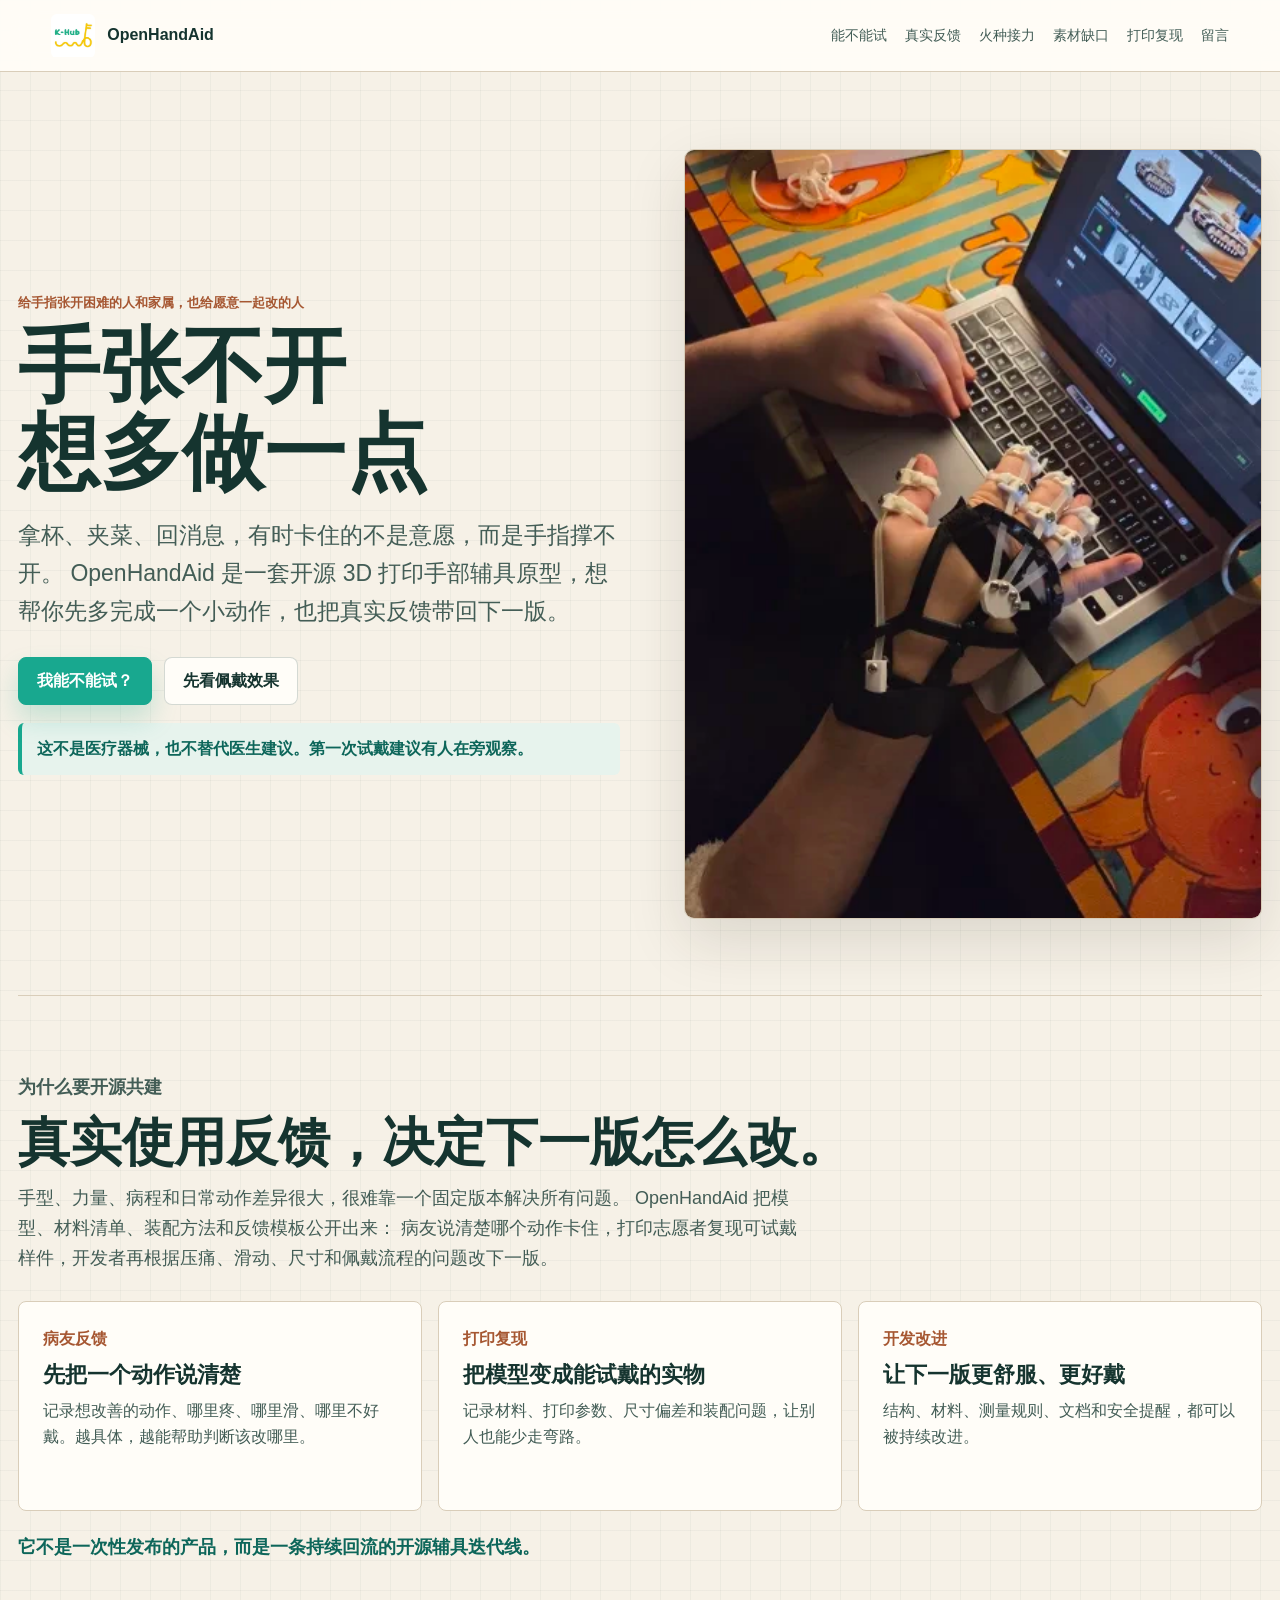
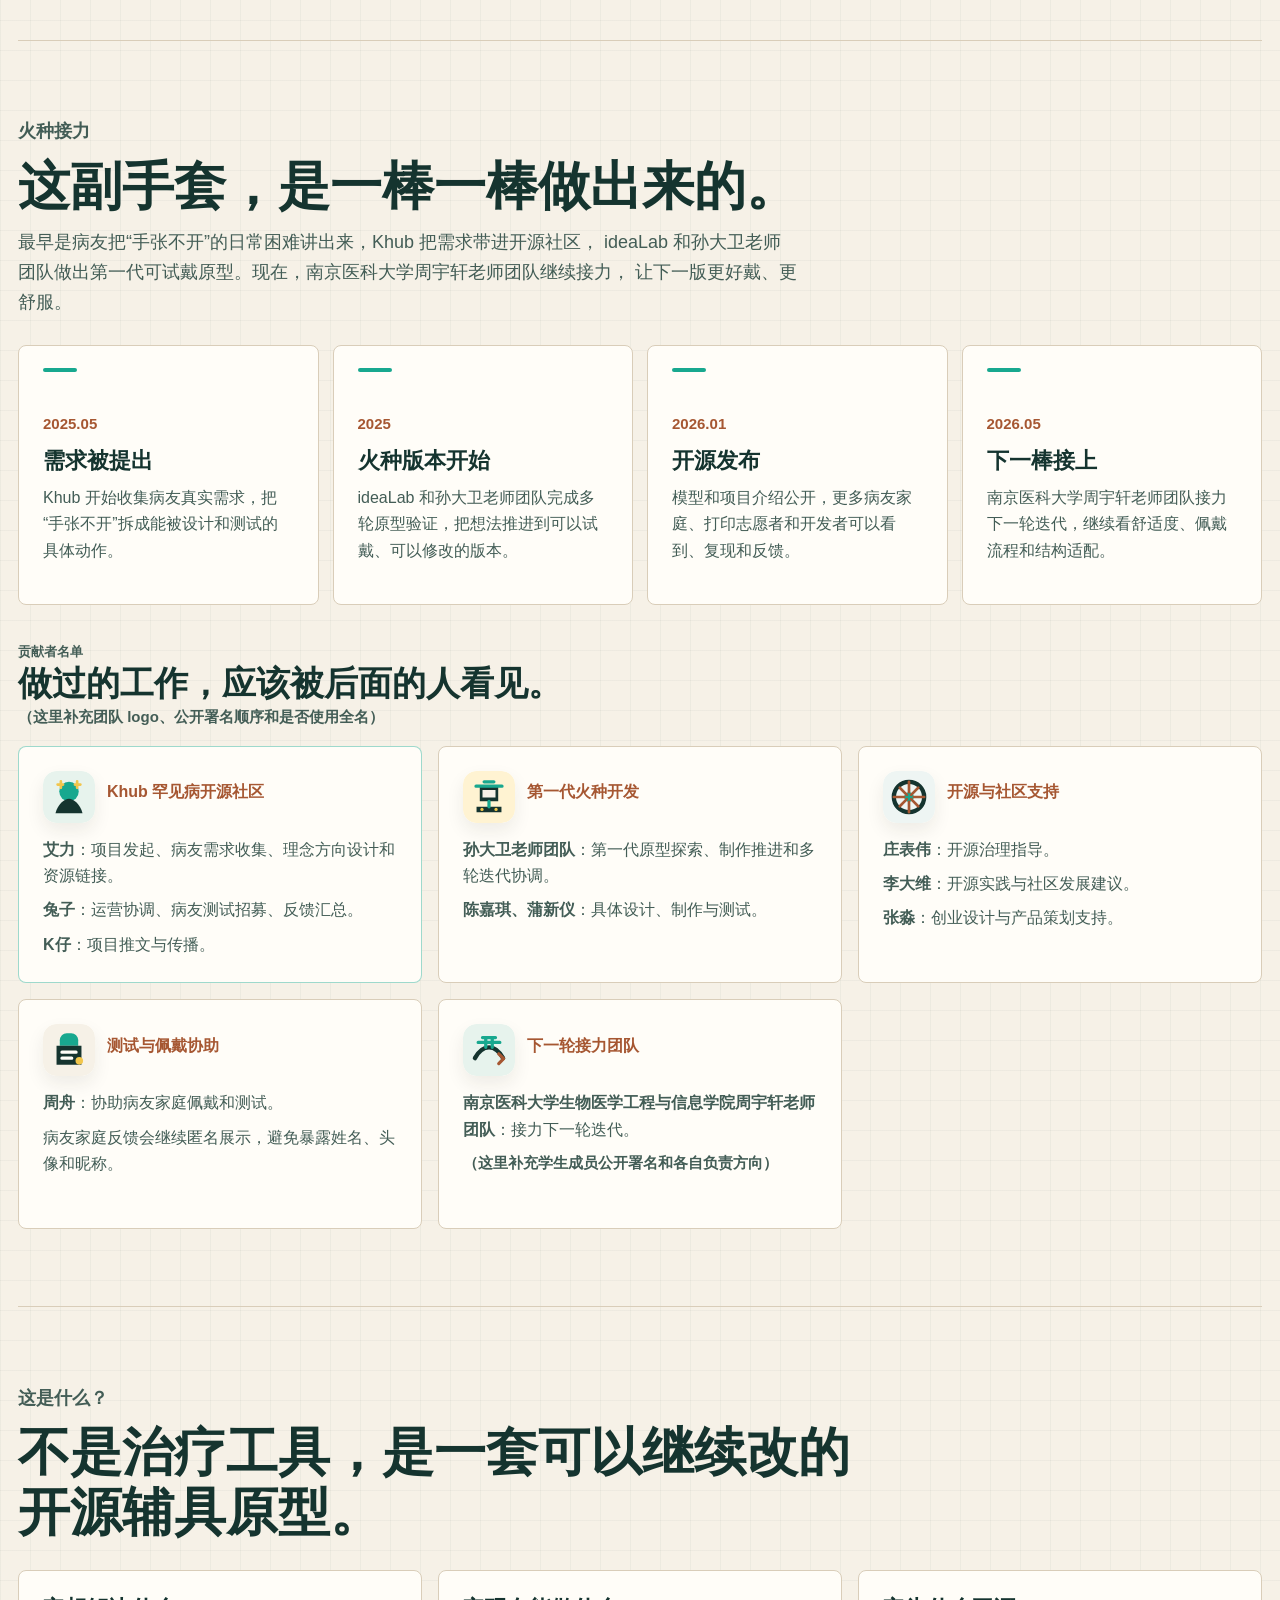
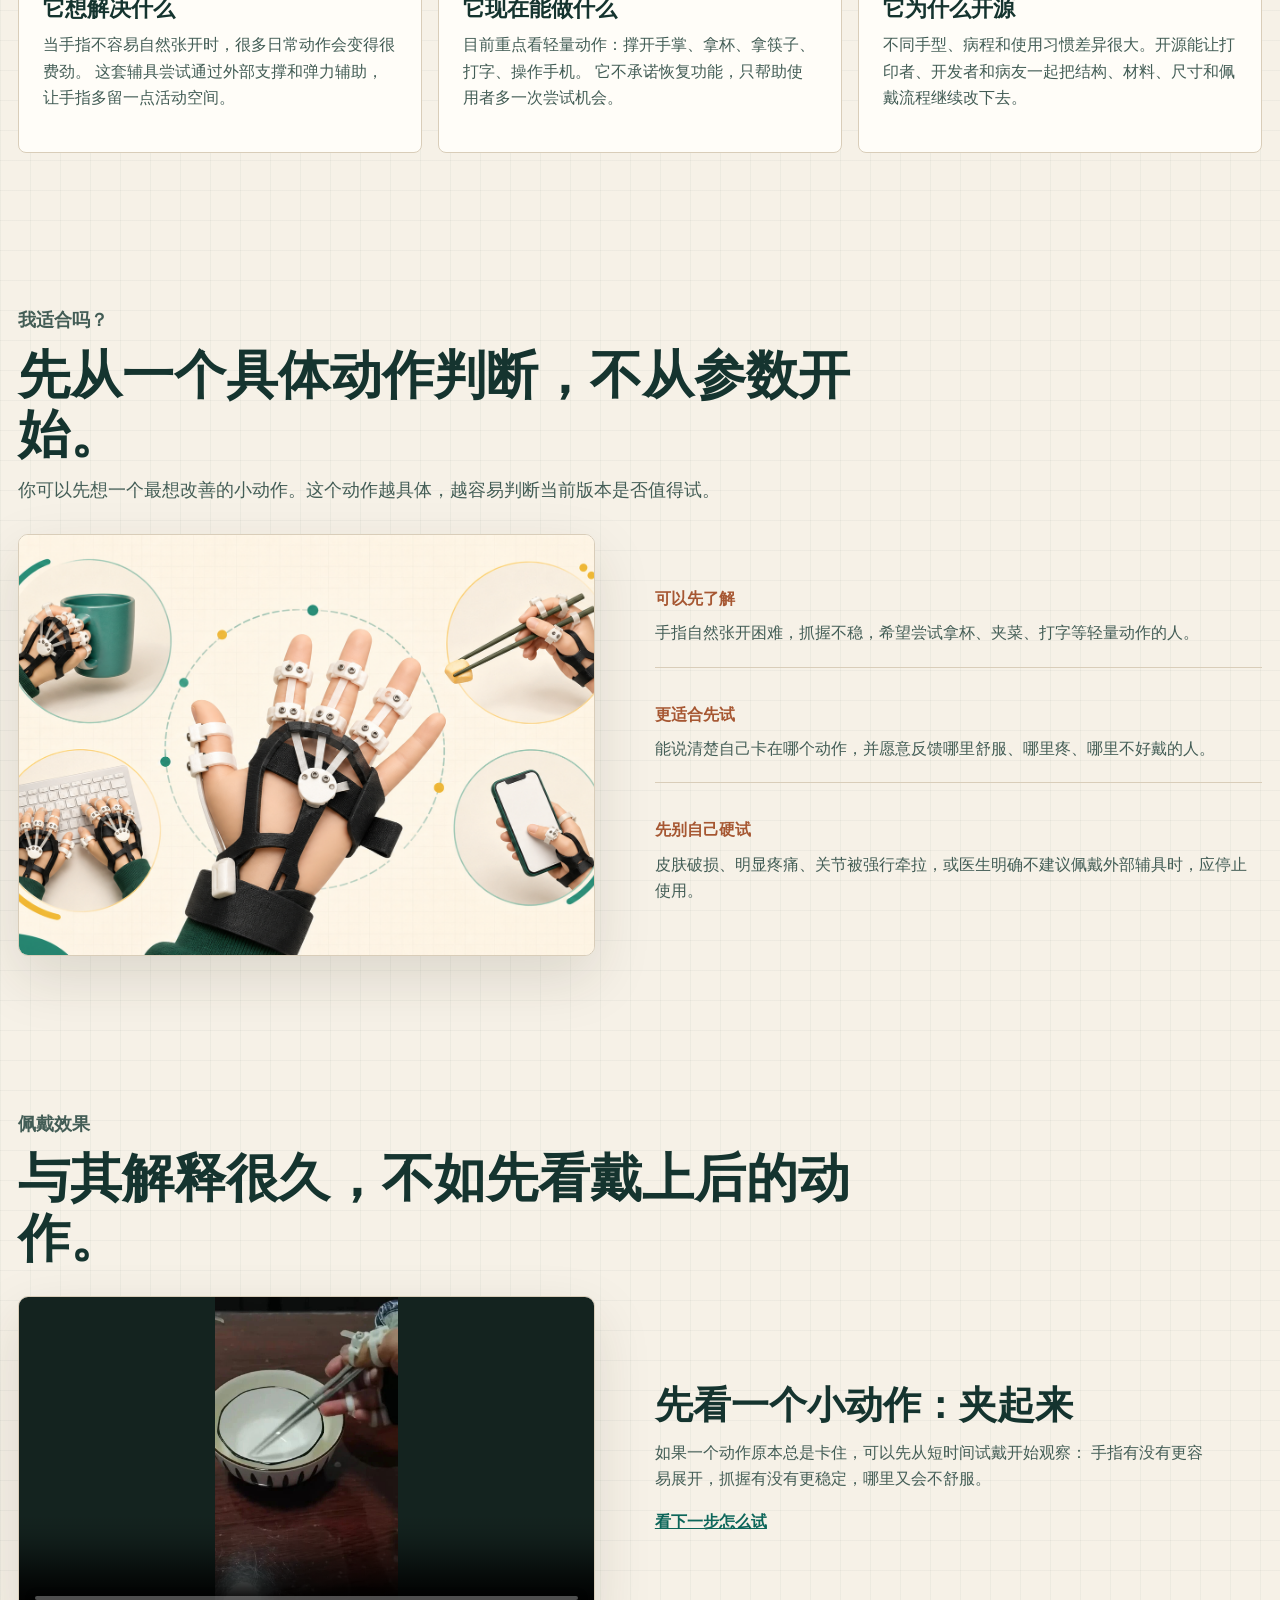
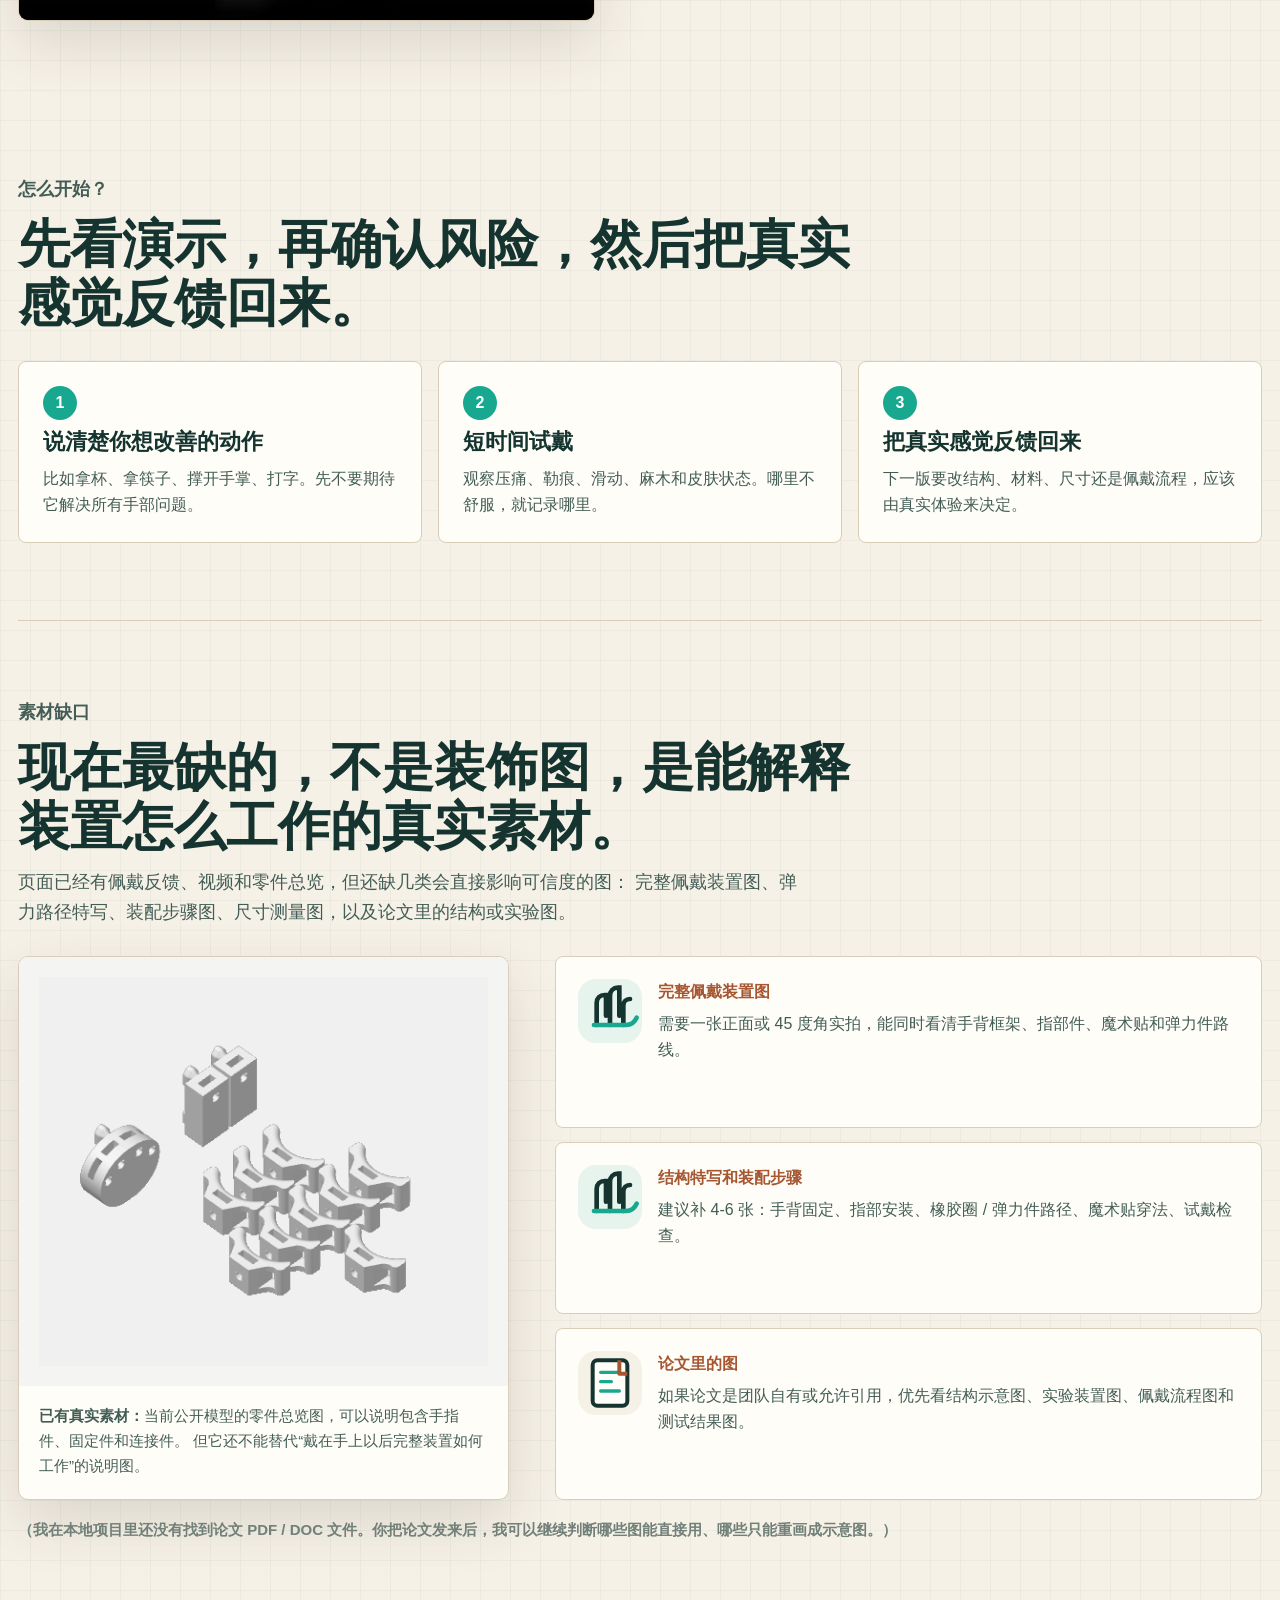
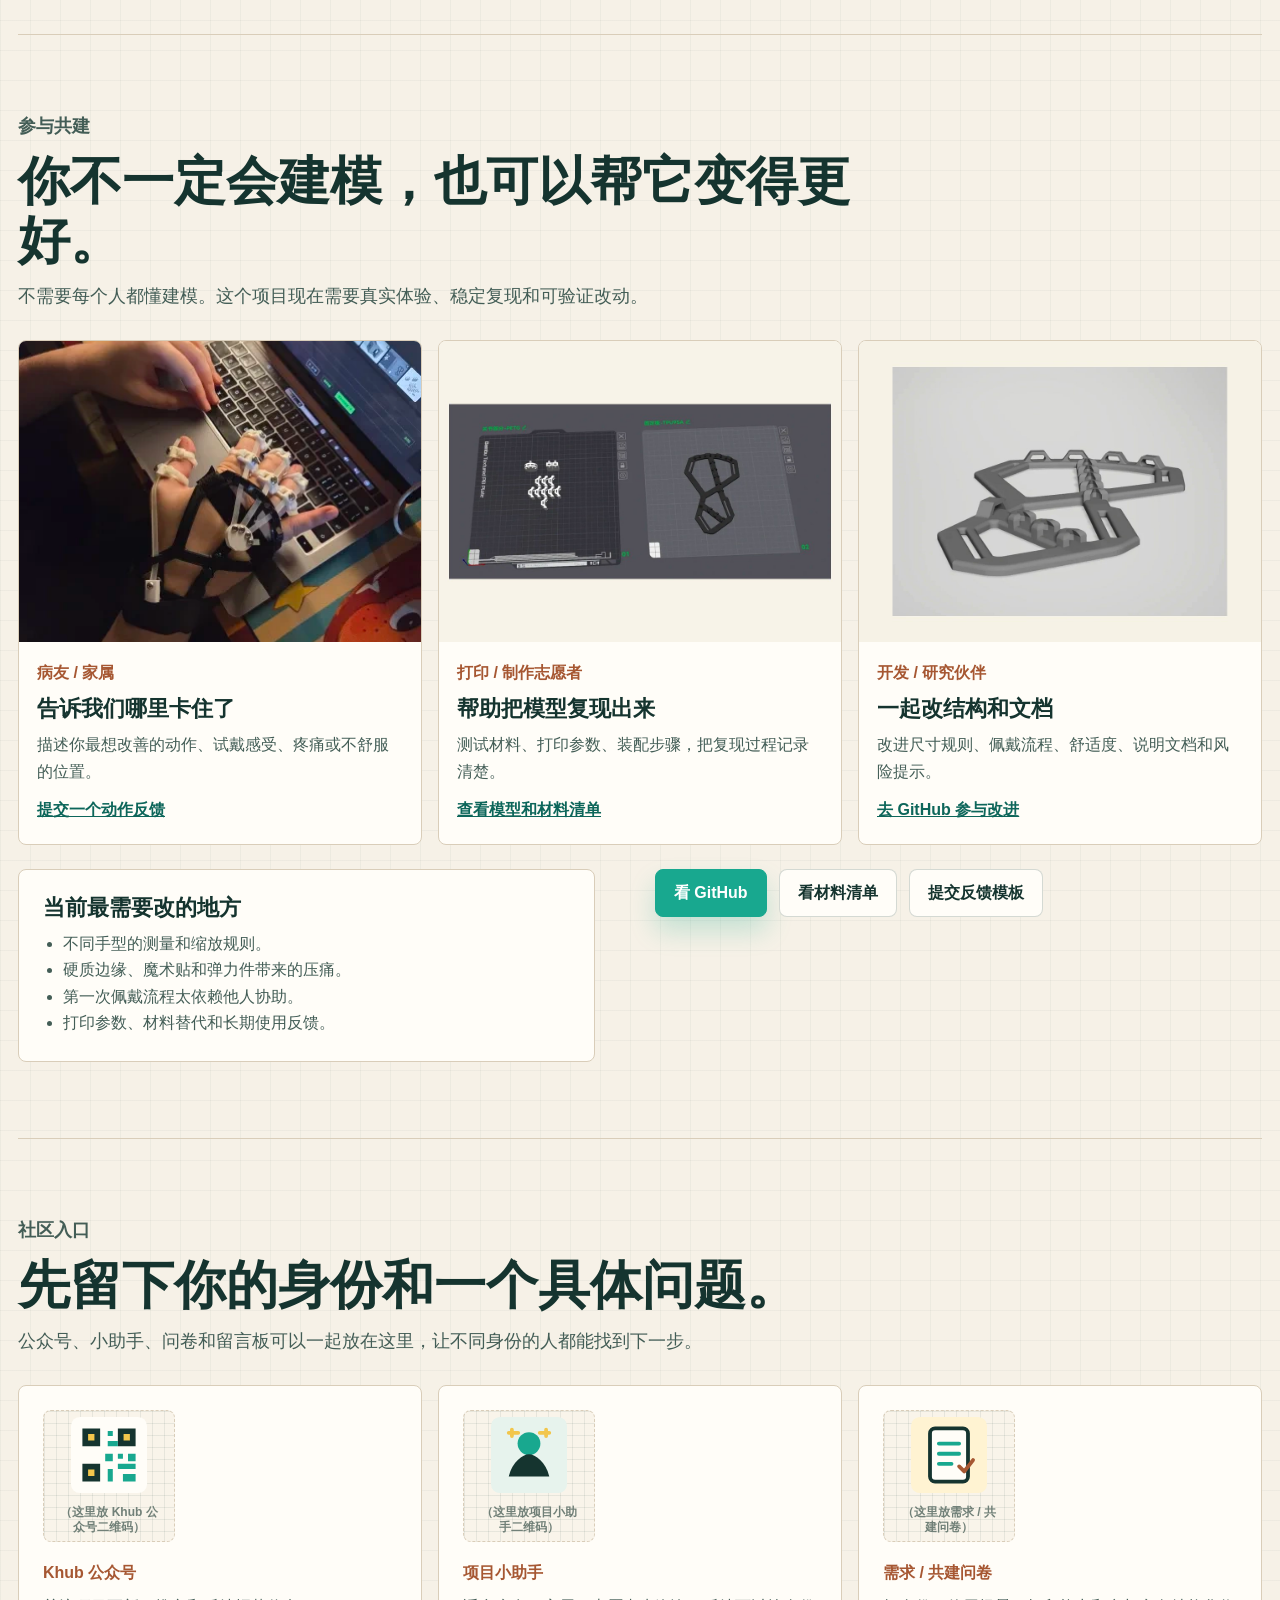
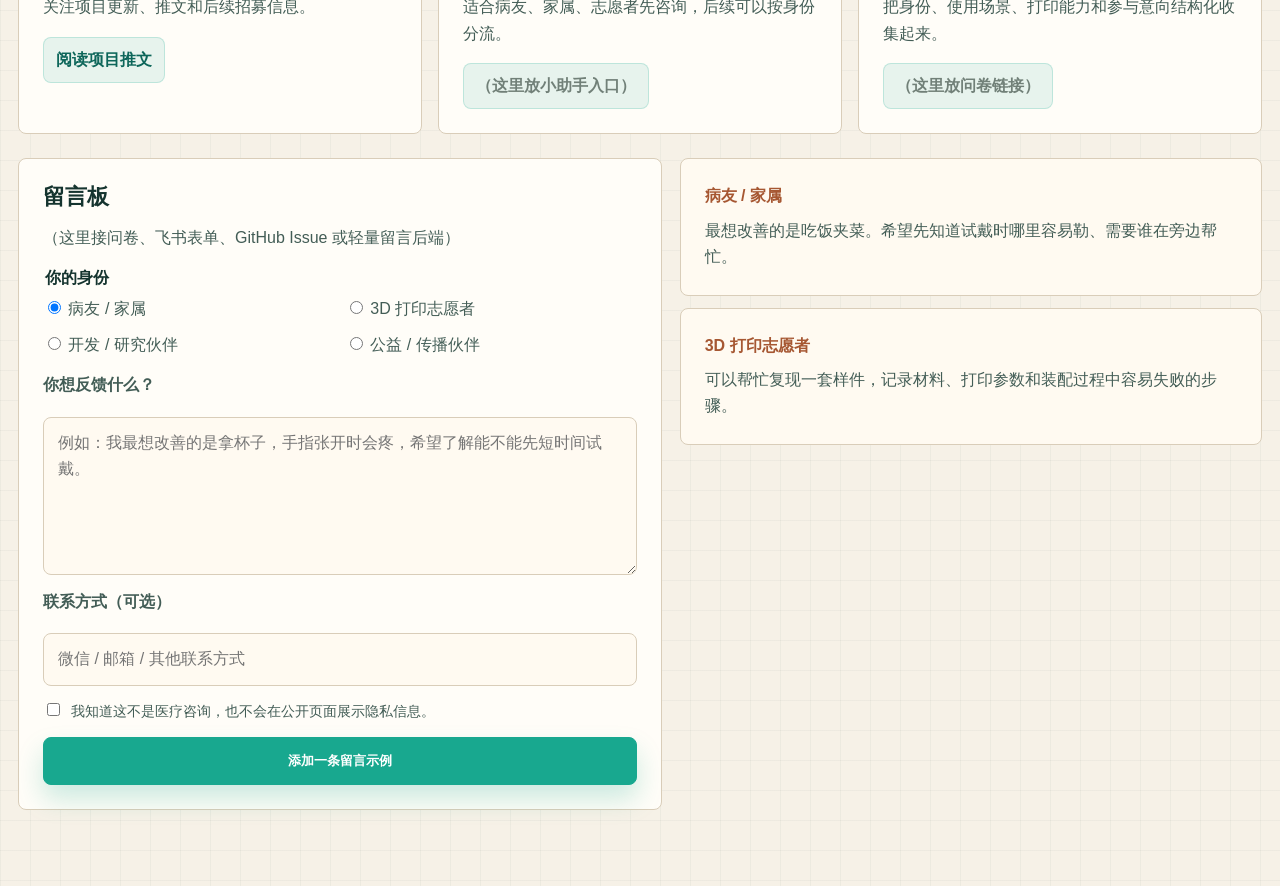
<file: design-directions/index.html>
<!doctype html>
<html lang="zh-CN">
  <head>
    <meta charset="utf-8" />
    <meta name="viewport" content="width=device-width, initial-scale=1" />
    <title>OpenHandAid 页面原型</title>
    <link rel="stylesheet" href="./styles.css" />
  </head>
  <body>
    <header class="site-header">
      <a class="brand" href="#top" aria-label="OpenHandAid 首页">
        <img src="./assets/khub-logo.jpg" alt="Khub logo" />
        <span>OpenHandAid</span>
      </a>
      <nav aria-label="页面导航">
        <a href="#fit">能不能试</a>
        <a href="#demo">真实反馈</a>
        <a href="#team">火种接力</a>
        <a href="#assets">素材缺口</a>
        <a href="#build">打印复现</a>
        <a href="#message">留言</a>
      </nav>
    </header>

    <main id="top">
      <section class="hero" aria-labelledby="hero-title">
        <figure class="hero-media">
          <img src="./assets/feedback-01.webp" alt="佩戴 OpenHandAid 手部辅具操作电脑的场景" />
        </figure>
        <div class="hero-copy">
          <p class="eyebrow">给手指张开困难的人和家属，也给愿意一起改的人</p>
          <h1 id="hero-title">
            <span>手张不开</span>
            <span>想多做一点</span>
          </h1>
          <p class="lead">
            拿杯、夹菜、回消息，有时卡住的不是意愿，而是手指撑不开。
            OpenHandAid 是一套开源 3D 打印手部辅具原型，想帮你先多完成一个小动作，也把真实反馈带回下一版。
          </p>
          <div class="hero-actions">
            <a class="button primary" href="#fit">我能不能试？</a>
            <a class="button" href="#demo">先看佩戴效果</a>
          </div>
          <p class="safety-note">
            这不是医疗器械，也不替代医生建议。第一次试戴建议有人在旁观察。
          </p>
        </div>
      </section>

      <section id="cobuild-story" class="section cobuild-story" aria-labelledby="cobuild-story-title">
        <div class="section-heading">
          <p class="eyebrow">为什么要开源共建</p>
          <h2 id="cobuild-story-title">真实使用反馈，决定下一版怎么改。</h2>
          <p>
            手型、力量、病程和日常动作差异很大，很难靠一个固定版本解决所有问题。
            OpenHandAid 把模型、材料清单、装配方法和反馈模板公开出来：
            病友说清楚哪个动作卡住，打印志愿者复现可试戴样件，开发者再根据压痛、滑动、尺寸和佩戴流程的问题改下一版。
          </p>
        </div>
        <div class="cobuild-chain" aria-label="OpenHandAid 共建链路">
          <article>
            <span>病友反馈</span>
            <h3>先把一个动作说清楚</h3>
            <p>记录想改善的动作、哪里疼、哪里滑、哪里不好戴。越具体，越能帮助判断该改哪里。</p>
          </article>
          <article>
            <span>打印复现</span>
            <h3>把模型变成能试戴的实物</h3>
            <p>记录材料、打印参数、尺寸偏差和装配问题，让别人也能少走弯路。</p>
          </article>
          <article>
            <span>开发改进</span>
            <h3>让下一版更舒服、更好戴</h3>
            <p>结构、材料、测量规则、文档和安全提醒，都可以被持续改进。</p>
          </article>
        </div>
        <p class="loop-note">它不是一次性发布的产品，而是一条持续回流的开源辅具迭代线。</p>
      </section>

      <section id="team" class="section team-section" aria-labelledby="team-title">
        <div class="section-heading">
          <p class="eyebrow">火种接力</p>
          <h2 id="team-title">这副手套，是一棒一棒做出来的。</h2>
          <p>
            最早是病友把“手张不开”的日常困难讲出来，Khub 把需求带进开源社区，
            ideaLab 和孙大卫老师团队做出第一代可试戴原型。现在，南京医科大学周宇轩老师团队继续接力，
            让下一版更好戴、更舒服。
          </p>
        </div>
        <div class="relay-timeline" aria-label="项目接力时间线">
          <article>
            <time datetime="2025-05">2025.05</time>
            <h3>需求被提出</h3>
            <p>Khub 开始收集病友真实需求，把“手张不开”拆成能被设计和测试的具体动作。</p>
          </article>
          <article>
            <time datetime="2025">2025</time>
            <h3>火种版本开始</h3>
            <p>ideaLab 和孙大卫老师团队完成多轮原型验证，把想法推进到可以试戴、可以修改的版本。</p>
          </article>
          <article>
            <time datetime="2026-01">2026.01</time>
            <h3>开源发布</h3>
            <p>模型和项目介绍公开，更多病友家庭、打印志愿者和开发者可以看到、复现和反馈。</p>
          </article>
          <article>
            <time datetime="2026-05-14">2026.05</time>
            <h3>下一棒接上</h3>
            <p>南京医科大学周宇轩老师团队接力下一轮迭代，继续看舒适度、佩戴流程和结构适配。</p>
          </article>
        </div>

        <div class="credits-panel" aria-label="贡献者名单">
          <div class="credits-intro">
            <p class="eyebrow">贡献者名单</p>
            <h3>做过的工作，应该被后面的人看见。</h3>
            <p class="draft-note">（这里补充团队 logo、公开署名顺序和是否使用全名）</p>
          </div>
          <div class="credit-grid">
            <article>
              <div class="credit-card-head">
                <img class="role-avatar" src="./assets/avatar-khub.svg" alt="" />
                <span>Khub 罕见病开源社区</span>
              </div>
              <p><strong>艾力</strong>：项目发起、病友需求收集、理念方向设计和资源链接。</p>
              <p><strong>兔子</strong>：运营协调、病友测试招募、反馈汇总。</p>
              <p><strong>K仔</strong>：项目推文与传播。</p>
            </article>
            <article>
              <div class="credit-card-head">
                <img class="role-avatar" src="./assets/avatar-maker.svg" alt="" />
                <span>第一代火种开发</span>
              </div>
              <p><strong>孙大卫老师团队</strong>：第一代原型探索、制作推进和多轮迭代协调。</p>
              <p><strong>陈嘉琪、蒲新仪</strong>：具体设计、制作与测试。</p>
            </article>
            <article>
              <div class="credit-card-head">
                <img class="role-avatar" src="./assets/avatar-open-source.svg" alt="" />
                <span>开源与社区支持</span>
              </div>
              <p><strong>庄表伟</strong>：开源治理指导。</p>
              <p><strong>李大维</strong>：开源实践与社区发展建议。</p>
              <p><strong>张淼</strong>：创业设计与产品策划支持。</p>
            </article>
            <article>
              <div class="credit-card-head">
                <img class="role-avatar" src="./assets/avatar-test.svg" alt="" />
                <span>测试与佩戴协助</span>
              </div>
              <p><strong>周舟</strong>：协助病友家庭佩戴和测试。</p>
              <p>病友家庭反馈会继续匿名展示，避免暴露姓名、头像和昵称。</p>
            </article>
            <article>
              <div class="credit-card-head">
                <img class="role-avatar" src="./assets/avatar-next-team.svg" alt="" />
                <span>下一轮接力团队</span>
              </div>
              <p><strong>南京医科大学生物医学工程与信息学院周宇轩老师团队</strong>：接力下一轮迭代。</p>
              <p class="draft-note">（这里补充学生成员公开署名和各自负责方向）</p>
            </article>
          </div>
        </div>
      </section>

      <section id="what" class="section question-section" aria-labelledby="what-title">
        <div class="section-heading">
          <p class="eyebrow">这是什么？</p>
          <h2 id="what-title">不是治疗工具，是一套可以继续改的开源辅具原型。</h2>
        </div>
        <div class="answer-grid">
          <article>
            <h3>它想解决什么</h3>
            <p>
              当手指不容易自然张开时，很多日常动作会变得很费劲。
              这套辅具尝试通过外部支撑和弹力辅助，让手指多留一点活动空间。
            </p>
          </article>
          <article>
            <h3>它现在能做什么</h3>
            <p>
              目前重点看轻量动作：撑开手掌、拿杯、拿筷子、打字、操作手机。
              它不承诺恢复功能，只帮助使用者多一次尝试机会。
            </p>
          </article>
          <article>
            <h3>它为什么开源</h3>
            <p>
              不同手型、病程和使用习惯差异很大。开源能让打印者、开发者和病友一起把结构、材料、尺寸和佩戴流程继续改下去。
            </p>
          </article>
        </div>
      </section>

      <section id="fit" class="section fit-section" aria-labelledby="fit-title">
        <div class="section-heading">
          <p class="eyebrow">我适合吗？</p>
          <h2 id="fit-title">先从一个具体动作判断，不从参数开始。</h2>
          <p>
            你可以先想一个最想改善的小动作。这个动作越具体，越容易判断当前版本是否值得试。
          </p>
        </div>
        <div class="fit-layout">
          <figure>
            <img src="./assets/concept-fit-scenes.png" alt="拿杯、打字、使用手机等手部动作场景示意" />
          </figure>
          <div class="fit-list">
            <article>
              <span>可以先了解</span>
              <p>手指自然张开困难，抓握不稳，希望尝试拿杯、夹菜、打字等轻量动作的人。</p>
            </article>
            <article>
              <span>更适合先试</span>
              <p>能说清楚自己卡在哪个动作，并愿意反馈哪里舒服、哪里疼、哪里不好戴的人。</p>
            </article>
            <article>
              <span>先别自己硬试</span>
              <p>皮肤破损、明显疼痛、关节被强行牵拉，或医生明确不建议佩戴外部辅具时，应停止使用。</p>
            </article>
          </div>
        </div>
      </section>

      <section id="demo" class="section demo-section" aria-labelledby="demo-title">
        <div class="section-heading">
          <p class="eyebrow">佩戴效果</p>
          <h2 id="demo-title">与其解释很久，不如先看戴上后的动作。</h2>
        </div>
        <div class="demo-layout">
          <div class="video-shell">
            <video controls preload="metadata" poster="./assets/demo-cover.jpg">
              <source src="./assets/demo-chopsticks.mp4" type="video/mp4" />
              当前浏览器不支持视频播放。
            </video>
          </div>
          <div class="demo-copy">
            <h3>先看一个小动作：夹起来</h3>
            <p>
              如果一个动作原本总是卡住，可以先从短时间试戴开始观察：
              手指有没有更容易展开，抓握有没有更稳定，哪里又会不舒服。
            </p>
            <a class="text-link" href="#start">看下一步怎么试</a>
          </div>
        </div>
      </section>

      <section id="start" class="section start-section" aria-labelledby="start-title">
        <div class="section-heading">
          <p class="eyebrow">怎么开始？</p>
          <h2 id="start-title">先看演示，再确认风险，然后把真实感觉反馈回来。</h2>
        </div>
        <div class="steps">
          <article>
            <span>1</span>
            <h3>说清楚你想改善的动作</h3>
            <p>比如拿杯、拿筷子、撑开手掌、打字。先不要期待它解决所有手部问题。</p>
          </article>
          <article>
            <span>2</span>
            <h3>短时间试戴</h3>
            <p>观察压痛、勒痕、滑动、麻木和皮肤状态。哪里不舒服，就记录哪里。</p>
          </article>
          <article>
            <span>3</span>
            <h3>把真实感觉反馈回来</h3>
            <p>下一版要改结构、材料、尺寸还是佩戴流程，应该由真实体验来决定。</p>
          </article>
        </div>
      </section>

      <section id="assets" class="section asset-section" aria-labelledby="assets-title">
        <div class="section-heading">
          <p class="eyebrow">素材缺口</p>
          <h2 id="assets-title">现在最缺的，不是装饰图，是能解释装置怎么工作的真实素材。</h2>
          <p>
            页面已经有佩戴反馈、视频和零件总览，但还缺几类会直接影响可信度的图：
            完整佩戴装置图、弹力路径特写、装配步骤图、尺寸测量图，以及论文里的结构或实验图。
          </p>
        </div>
        <div class="asset-layout">
          <figure class="device-card">
            <img src="./assets/device-parts-overview.png" alt="OpenHandAid 当前公开版本的零件总览图" />
            <figcaption>
              <strong>已有真实素材：</strong>当前公开模型的零件总览图，可以说明包含手指件、固定件和连接件。
              但它还不能替代“戴在手上以后完整装置如何工作”的说明图。
            </figcaption>
          </figure>
          <div class="asset-gap-list">
            <article>
              <img class="asset-icon" src="./assets/icon-real-device.svg" alt="" />
              <div>
                <span>完整佩戴装置图</span>
                <p>需要一张正面或 45 度角实拍，能同时看清手背框架、指部件、魔术贴和弹力件路线。</p>
              </div>
            </article>
            <article>
              <img class="asset-icon" src="./assets/icon-real-device.svg" alt="" />
              <div>
                <span>结构特写和装配步骤</span>
                <p>建议补 4-6 张：手背固定、指部安装、橡胶圈 / 弹力件路径、魔术贴穿法、试戴检查。</p>
              </div>
            </article>
            <article>
              <img class="asset-icon" src="./assets/icon-paper-figure.svg" alt="" />
              <div>
                <span>论文里的图</span>
                <p>如果论文是团队自有或允许引用，优先看结构示意图、实验装置图、佩戴流程图和测试结果图。</p>
              </div>
            </article>
          </div>
        </div>
        <p class="draft-note">
          （我在本地项目里还没有找到论文 PDF / DOC 文件。你把论文发来后，我可以继续判断哪些图能直接用、哪些只能重画成示意图。）
        </p>
      </section>

      <section id="build" class="section build-section" aria-labelledby="build-title">
        <div class="section-heading">
          <p class="eyebrow">参与共建</p>
          <h2 id="build-title">你不一定会建模，也可以帮它变得更好。</h2>
          <p>
            不需要每个人都懂建模。这个项目现在需要真实体验、稳定复现和可验证改动。
          </p>
        </div>
        <div class="participation-grid">
          <article>
            <img src="./assets/feedback-01.webp" alt="佩戴辅具后的日常操作反馈场景" />
            <span>病友 / 家属</span>
            <h3>告诉我们哪里卡住了</h3>
            <p>描述你最想改善的动作、试戴感受、疼痛或不舒服的位置。</p>
            <a href="../docs/feedback-template.md">提交一个动作反馈</a>
          </article>
          <article>
            <img src="./assets/current-print-process.jpg" alt="3D 打印准备过程" />
            <span>打印 / 制作志愿者</span>
            <h3>帮助把模型复现出来</h3>
            <p>测试材料、打印参数、装配步骤，把复现过程记录清楚。</p>
            <a href="https://makerworld.com.cn/zh/models/2005480-kai-yuan-shou-zhan-fu-zhu-shou-tao?appSharePlatform=wx#profileId-2234460">查看模型和材料清单</a>
          </article>
          <article>
            <img src="./assets/current-model-structure.jpg" alt="辅具结构模型" />
            <span>开发 / 研究伙伴</span>
            <h3>一起改结构和文档</h3>
            <p>改进尺寸规则、佩戴流程、舒适度、说明文档和风险提示。</p>
            <a href="https://github.com/Amasun93/open-hand-aid">去 GitHub 参与改进</a>
          </article>
        </div>
        <div class="build-layout">
          <div class="issue-list">
            <h3>当前最需要改的地方</h3>
            <ul>
              <li>不同手型的测量和缩放规则。</li>
              <li>硬质边缘、魔术贴和弹力件带来的压痛。</li>
              <li>第一次佩戴流程太依赖他人协助。</li>
              <li>打印参数、材料替代和长期使用反馈。</li>
            </ul>
          </div>
          <div class="build-actions">
            <a class="button primary" href="https://github.com/Amasun93/open-hand-aid">看 GitHub</a>
            <a class="button" href="../docs/bom.md">看材料清单</a>
            <a class="button" href="../docs/feedback-template.md">提交反馈模板</a>
          </div>
        </div>
      </section>

      <section id="message" class="section message-section" aria-labelledby="message-title">
        <div class="section-heading">
          <p class="eyebrow">社区入口</p>
          <h2 id="message-title">先留下你的身份和一个具体问题。</h2>
          <p>
            公众号、小助手、问卷和留言板可以一起放在这里，让不同身份的人都能找到下一步。
          </p>
        </div>
        <div class="contact-grid">
          <article class="qr-card">
            <div class="qr-placeholder">
              <img src="./assets/icon-qr-khub.svg" alt="" />
              <small>（这里放 Khub 公众号二维码）</small>
            </div>
            <span>Khub 公众号</span>
            <p>关注项目更新、推文和后续招募信息。</p>
            <a href="https://mp.weixin.qq.com/s/dx6Q4wn3-JW0ilBO8dEmOA">阅读项目推文</a>
          </article>
          <article class="qr-card">
            <div class="qr-placeholder">
              <img src="./assets/icon-qr-helper.svg" alt="" />
              <small>（这里放项目小助手二维码）</small>
            </div>
            <span>项目小助手</span>
            <p>适合病友、家属、志愿者先咨询，后续可以按身份分流。</p>
            <button type="button" disabled>（这里放小助手入口）</button>
          </article>
          <article class="qr-card">
            <div class="qr-placeholder">
              <img src="./assets/icon-qr-form.svg" alt="" />
              <small>（这里放需求 / 共建问卷）</small>
            </div>
            <span>需求 / 共建问卷</span>
            <p>把身份、使用场景、打印能力和参与意向结构化收集起来。</p>
            <button type="button" disabled>（这里放问卷链接）</button>
          </article>
        </div>

        <div class="message-board">
          <form class="message-form" id="message-form">
            <h3>留言板</h3>
            <p>（这里接问卷、飞书表单、GitHub Issue 或轻量留言后端）</p>
            <fieldset>
              <legend>你的身份</legend>
              <label><input type="radio" name="role" value="病友 / 家属" checked /> 病友 / 家属</label>
              <label><input type="radio" name="role" value="3D 打印志愿者" /> 3D 打印志愿者</label>
              <label><input type="radio" name="role" value="开发 / 研究伙伴" /> 开发 / 研究伙伴</label>
              <label><input type="radio" name="role" value="公益 / 传播伙伴" /> 公益 / 传播伙伴</label>
            </fieldset>
            <label class="field-label" for="message-text">你想反馈什么？</label>
            <textarea id="message-text" name="message" rows="5" placeholder="例如：我最想改善的是拿杯子，手指张开时会疼，希望了解能不能先短时间试戴。"></textarea>
            <label class="field-label" for="message-contact">联系方式（可选）</label>
            <input id="message-contact" name="contact" type="text" placeholder="微信 / 邮箱 / 其他联系方式" />
            <label class="consent"><input type="checkbox" required /> 我知道这不是医疗咨询，也不会在公开页面展示隐私信息。</label>
            <button class="button primary" type="submit">添加一条留言示例</button>
          </form>
          <div class="message-list" id="message-list" aria-live="polite">
            <article>
              <span>病友 / 家属</span>
              <p>最想改善的是吃饭夹菜。希望先知道试戴时哪里容易勒、需要谁在旁边帮忙。</p>
            </article>
            <article>
              <span>3D 打印志愿者</span>
              <p>可以帮忙复现一套样件，记录材料、打印参数和装配过程中容易失败的步骤。</p>
            </article>
          </div>
        </div>
      </section>

    </main>
    <script>
      const scrollToHash = () => {
        const target = window.location.hash && document.querySelector(window.location.hash);
        if (target) {
          window.setTimeout(() => target.scrollIntoView({ block: "start" }), 120);
        }
      };

      const form = document.querySelector("#message-form");
      const list = document.querySelector("#message-list");

      window.addEventListener("load", scrollToHash);
      window.addEventListener("hashchange", scrollToHash);

      form?.addEventListener("submit", (event) => {
        event.preventDefault();
        const data = new FormData(form);
        const role = data.get("role");
        const message = String(data.get("message") || "").trim();
        if (!message) {
          return;
        }
        const item = document.createElement("article");
        item.innerHTML = `<span>${role}</span><p>${message}</p>`;
        list.prepend(item);
        form.reset();
        form.querySelector('input[name="role"]')?.click();
      });
    </script>
  </body>
</html>
</file>
<file: design-directions/styles.css>
:root {
  --bg: #f6f1e7;
  --paper: #fffdf8;
  --ink: #15342f;
  --soft-ink: #435d56;
  --muted: #718078;
  --line: #d9cdb9;
  --teal: #18a88f;
  --teal-dark: #0d665a;
  --amber: #f2c64c;
  --rust: #a65732;
  --wash: #e7f3ed;
  --shadow: 0 22px 58px rgba(43, 35, 22, 0.13);
}

* {
  box-sizing: border-box;
}

html {
  scroll-behavior: smooth;
  scroll-padding-top: 88px;
}

body {
  margin: 0;
  color: var(--ink);
  background:
    linear-gradient(90deg, rgba(21, 52, 47, 0.04) 1px, transparent 1px),
    linear-gradient(rgba(21, 52, 47, 0.035) 1px, transparent 1px),
    var(--bg);
  background-size: 30px 30px;
  font-family: "Microsoft YaHei", "PingFang SC", "Noto Sans CJK SC", sans-serif;
  line-height: 1.65;
}

a {
  color: inherit;
}

img,
video {
  display: block;
  max-width: 100%;
}

.site-header {
  position: sticky;
  top: 0;
  z-index: 20;
  display: flex;
  flex-wrap: wrap;
  align-items: center;
  justify-content: space-between;
  gap: 18px;
  min-height: 72px;
  padding: 12px clamp(18px, 4vw, 56px);
  background: rgba(255, 253, 248, 0.92);
  border-bottom: 1px solid var(--line);
  backdrop-filter: blur(16px);
}

.brand {
  display: inline-flex;
  align-items: center;
  gap: 12px;
  color: var(--ink);
  font-weight: 900;
  text-decoration: none;
}

.brand img {
  width: 44px;
  height: 44px;
  object-fit: contain;
  border-radius: 6px;
}

nav {
  display: flex;
  flex-wrap: wrap;
  gap: 18px;
  color: var(--soft-ink);
  font-size: 14px;
}

nav a {
  text-decoration: none;
}

nav a:hover {
  color: var(--ink);
}

main {
  width: min(1280px, calc(100% - 36px));
  margin: 0 auto;
}

.hero,
.section {
  padding: clamp(42px, 6vw, 82px) 0;
}

.hero {
  display: grid;
  grid-template-columns: minmax(0, 1.02fr) minmax(360px, 0.98fr);
  align-items: center;
  gap: clamp(28px, 5vw, 72px);
  min-height: calc(100vh - 72px);
}

.hero-media {
  grid-column: 2;
  grid-row: 1;
  margin: 0;
  overflow: hidden;
  background: var(--paper);
  border: 1px solid var(--line);
  border-radius: 10px;
  box-shadow: var(--shadow);
}

.hero-media img {
  width: 100%;
  min-height: 520px;
  object-fit: cover;
  object-position: center 42%;
}

.hero-copy {
  grid-column: 1;
  grid-row: 1;
}

.eyebrow {
  margin: 0 0 10px;
  color: var(--rust);
  font-size: 13px;
  font-weight: 900;
}

h1,
h2,
h3,
p {
  margin-top: 0;
  overflow-wrap: break-word;
}

h1 {
  max-width: 720px;
  margin-bottom: 20px;
  font-size: clamp(42px, 7vw, 82px);
  line-height: 1.06;
}

h1 span {
  display: block;
}

h2 {
  max-width: 850px;
  margin-bottom: 12px;
  font-size: clamp(30px, 4.2vw, 52px);
  line-height: 1.14;
}

h3 {
  margin-bottom: 10px;
  font-size: 22px;
  line-height: 1.25;
}

.lead {
  max-width: 680px;
  color: var(--soft-ink);
  font-size: clamp(18px, 2vw, 23px);
}

.hero-actions,
.build-actions {
  display: flex;
  flex-wrap: wrap;
  gap: 12px;
  margin: 26px 0 18px;
}

.button {
  display: inline-flex;
  align-items: center;
  justify-content: center;
  min-height: 48px;
  padding: 12px 18px;
  color: var(--ink);
  background: var(--paper);
  border: 1px solid rgba(21, 52, 47, 0.18);
  border-radius: 8px;
  font-weight: 900;
  line-height: 1.2;
  text-decoration: none;
}

.button.primary {
  color: #fff;
  background: var(--teal);
  border-color: var(--teal);
  box-shadow: 0 14px 26px rgba(24, 168, 143, 0.22);
}

.safety-note {
  max-width: 620px;
  margin-bottom: 0;
  padding: 13px 15px;
  color: var(--teal-dark);
  background: var(--wash);
  border-left: 4px solid var(--teal);
  border-radius: 6px;
  font-weight: 800;
}

.section-heading {
  margin-bottom: 28px;
}

.section-heading p {
  max-width: 780px;
  color: var(--soft-ink);
  font-size: 18px;
}

.answer-grid,
.steps,
.cobuild-chain,
.participation-grid,
.contact-grid {
  display: grid;
  grid-template-columns: repeat(3, minmax(0, 1fr));
  gap: 16px;
}

.answer-grid article,
.steps article,
.issue-list,
.cobuild-chain article,
.relay-timeline article,
.credit-grid article,
.qr-card,
.message-form,
.message-list article {
  padding: 24px;
  background: var(--paper);
  border: 1px solid var(--line);
  border-radius: 8px;
}

.answer-grid p,
.steps p,
.issue-list li,
.fit-list p,
.demo-copy p,
.cobuild-chain p,
.participation-grid p,
.relay-timeline p,
.credits-intro p,
.credit-grid p,
.qr-card p,
.message-form p,
.message-list p {
  color: var(--soft-ink);
}

.draft-note {
  color: var(--muted);
  font-size: 15px;
  font-weight: 800;
}

.cobuild-story {
  border-top: 1px solid var(--line);
  border-bottom: 1px solid var(--line);
}

.cobuild-chain article {
  min-height: 210px;
}

.loop-note {
  max-width: 840px;
  margin: 22px 0 0;
  color: var(--teal-dark);
  font-size: 18px;
  font-weight: 900;
}

.cobuild-chain span,
.participation-grid span,
.credit-grid span,
.qr-card span,
.message-list span {
  display: inline-block;
  margin-bottom: 8px;
  color: var(--rust);
  font-weight: 900;
}

.team-section {
  border-bottom: 1px solid var(--line);
}

.relay-timeline {
  display: grid;
  grid-template-columns: repeat(4, minmax(0, 1fr));
  gap: 14px;
  margin-bottom: 36px;
}

.relay-timeline article {
  position: relative;
  min-height: 220px;
  padding-top: 66px;
}

.relay-timeline article::before {
  position: absolute;
  top: 22px;
  left: 24px;
  width: 34px;
  height: 4px;
  content: "";
  background: var(--teal);
  border-radius: 999px;
}

.relay-timeline time {
  display: block;
  margin-bottom: 10px;
  color: var(--rust);
  font-size: 15px;
  font-weight: 900;
}

.credits-panel {
  margin-top: 20px;
}

.credits-intro {
  max-width: 760px;
  margin-bottom: 16px;
}

.credits-intro h3 {
  margin-bottom: 0;
  font-size: clamp(24px, 2.8vw, 34px);
}

.credits-intro p {
  margin-bottom: 0;
}

.credit-grid {
  display: grid;
  grid-template-columns: repeat(3, minmax(0, 1fr));
  gap: 16px;
}

.credit-grid article {
  min-height: 230px;
}

.credit-grid article:first-child {
  border-color: rgba(24, 168, 143, 0.42);
}

.credit-grid p {
  margin-bottom: 8px;
}

.credit-grid p:last-child {
  margin-bottom: 0;
}

.credit-card-head {
  display: grid;
  grid-template-columns: 52px minmax(0, 1fr);
  gap: 12px;
  align-items: center;
  margin-bottom: 14px;
}

.role-avatar {
  width: 52px;
  height: 52px;
  border-radius: 14px;
  box-shadow: 0 8px 18px rgba(43, 35, 22, 0.08);
}

.fit-layout,
.demo-layout,
.build-layout {
  display: grid;
  grid-template-columns: minmax(0, 0.95fr) minmax(340px, 1fr);
  gap: clamp(24px, 5vw, 60px);
  align-items: center;
}

.fit-layout figure,
.video-shell {
  margin: 0;
  overflow: hidden;
  background: var(--paper);
  border: 1px solid var(--line);
  border-radius: 10px;
  box-shadow: var(--shadow);
}

.fit-layout img {
  width: 100%;
  min-height: 420px;
  object-fit: cover;
}

.fit-list {
  display: grid;
  gap: 14px;
}

.fit-list article {
  padding: 20px 0;
  border-bottom: 1px solid var(--line);
}

.fit-list article:last-child {
  border-bottom: 0;
}

.fit-list span,
.steps span {
  display: inline-block;
  margin-bottom: 8px;
  color: var(--rust);
  font-weight: 900;
}

.fit-list p,
.steps p {
  margin-bottom: 0;
}

.video-shell video {
  width: 100%;
  aspect-ratio: 16 / 9;
  background: #14231f;
}

.demo-copy {
  max-width: 560px;
}

.demo-copy h3 {
  font-size: clamp(26px, 3vw, 38px);
}

.text-link {
  color: var(--teal-dark);
  font-weight: 900;
}

.steps article span {
  width: 34px;
  height: 34px;
  color: #fff;
  text-align: center;
  background: var(--teal);
  border-radius: 999px;
  line-height: 34px;
}

.build-section {
  border-top: 1px solid var(--line);
}

.asset-section {
  border-top: 1px solid var(--line);
}

.asset-layout {
  display: grid;
  grid-template-columns: minmax(300px, 0.82fr) minmax(0, 1.18fr);
  gap: clamp(18px, 4vw, 46px);
  align-items: stretch;
}

.device-card {
  margin: 0;
  overflow: hidden;
  background: var(--paper);
  border: 1px solid var(--line);
  border-radius: 10px;
  box-shadow: var(--shadow);
}

.device-card img {
  width: 100%;
  padding: 20px;
  background: #f4f4f2;
  object-fit: contain;
}

.device-card figcaption {
  padding: 18px 20px 20px;
  color: var(--soft-ink);
  font-size: 15px;
}

.asset-gap-list {
  display: grid;
  gap: 14px;
}

.asset-gap-list article {
  display: grid;
  grid-template-columns: 64px minmax(0, 1fr);
  gap: 16px;
  align-items: start;
  padding: 22px;
  background: var(--paper);
  border: 1px solid var(--line);
  border-radius: 8px;
}

.asset-icon {
  width: 64px;
  height: 64px;
  border-radius: 18px;
}

.asset-gap-list span {
  display: inline-block;
  margin-bottom: 6px;
  color: var(--rust);
  font-weight: 900;
}

.asset-gap-list p {
  margin-bottom: 0;
  color: var(--soft-ink);
}

.asset-section > .draft-note {
  max-width: 900px;
  margin-top: 18px;
}

.build-layout {
  align-items: start;
  margin-top: 22px;
}

.participation-grid {
  margin-bottom: 24px;
}

.participation-grid article {
  overflow: hidden;
  background: var(--paper);
  border: 1px solid var(--line);
  border-radius: 8px;
}

.participation-grid img {
  width: 100%;
  aspect-ratio: 4 / 3;
  object-fit: cover;
}

.participation-grid span,
.participation-grid h3,
.participation-grid p,
.participation-grid a {
  margin-left: 18px;
  margin-right: 18px;
}

.participation-grid span {
  margin-top: 18px;
}

.participation-grid p {
  margin-bottom: 12px;
}

.participation-grid a {
  display: inline-flex;
  margin-bottom: 20px;
  color: var(--teal-dark);
  font-weight: 900;
}

.message-section {
  border-top: 1px solid var(--line);
}

.contact-grid {
  margin-bottom: 24px;
}

.qr-card {
  display: grid;
  align-content: start;
  min-height: 300px;
}

.qr-placeholder {
  display: grid;
  place-items: center;
  width: 132px;
  height: 132px;
  margin-bottom: 18px;
  color: var(--muted);
  background:
    linear-gradient(90deg, rgba(21, 52, 47, 0.08) 1px, transparent 1px),
    linear-gradient(rgba(21, 52, 47, 0.08) 1px, transparent 1px),
    #f9f4ea;
  background-size: 12px 12px;
  border: 1px dashed var(--line);
  border-radius: 8px;
  font-size: 13px;
  font-weight: 900;
  text-align: center;
}

.qr-placeholder img {
  width: 76px;
  height: 76px;
}

.qr-placeholder small {
  max-width: 104px;
  color: var(--muted);
  font-size: 12px;
  font-weight: 900;
  line-height: 1.25;
}

.qr-card a,
.qr-card button {
  justify-self: start;
  align-self: end;
  min-height: 40px;
  padding: 9px 12px;
  color: var(--teal-dark);
  background: var(--wash);
  border: 1px solid rgba(24, 168, 143, 0.2);
  border-radius: 8px;
  font: inherit;
  font-weight: 900;
  text-decoration: none;
}

.qr-card button:disabled {
  color: var(--muted);
  cursor: not-allowed;
}

.message-board {
  display: grid;
  grid-template-columns: minmax(0, 1.05fr) minmax(320px, 0.95fr);
  gap: 18px;
  align-items: start;
}

.message-form {
  display: grid;
  gap: 14px;
}

.message-form h3,
.message-form p {
  margin-bottom: 0;
}

.message-form fieldset {
  display: grid;
  grid-template-columns: repeat(2, minmax(0, 1fr));
  gap: 10px;
  margin: 0;
  padding: 0;
  border: 0;
}

.message-form legend,
.field-label {
  margin-bottom: 4px;
  color: var(--ink);
  font-weight: 900;
}

.message-form label {
  color: var(--soft-ink);
}

.message-form input[type="text"],
.message-form textarea {
  width: 100%;
  padding: 12px 14px;
  color: var(--ink);
  background: #fffaf1;
  border: 1px solid var(--line);
  border-radius: 8px;
  font: inherit;
}

.message-form textarea {
  resize: vertical;
}

.consent {
  display: flex;
  gap: 8px;
  align-items: flex-start;
  font-size: 14px;
}

.message-list {
  display: grid;
  gap: 12px;
}

.message-list article {
  background: #fffaf1;
}

.message-list p {
  margin-bottom: 0;
}

.issue-list ul {
  margin: 0;
  padding-left: 20px;
}

.build-actions {
  margin: 0;
  align-content: start;
}

.concept-grid {
  display: grid;
  grid-template-columns: repeat(3, minmax(0, 1fr));
  gap: 18px;
}

.concept-grid figure {
  margin: 0;
  overflow: hidden;
  background: var(--paper);
  border: 1px solid var(--line);
  border-radius: 8px;
}

.concept-grid img {
  width: 100%;
  aspect-ratio: 4 / 3;
  object-fit: cover;
  object-position: top center;
}

.concept-grid figcaption {
  padding: 12px 14px;
  color: var(--soft-ink);
  font-size: 14px;
  font-weight: 800;
}

@media (max-width: 1120px) {
  .relay-timeline {
    grid-template-columns: repeat(2, minmax(0, 1fr));
  }

  .credit-grid {
    grid-template-columns: repeat(2, minmax(0, 1fr));
  }
}

@media (max-width: 920px) {
  main {
    width: min(100% - 28px, 760px);
  }

  .hero,
  .fit-layout,
  .demo-layout,
  .asset-layout,
  .build-layout {
    grid-template-columns: 1fr;
  }

  .hero {
    align-items: start;
    gap: 22px;
    min-height: 0;
    padding-top: 24px;
  }

  .hero-media {
    grid-column: 1;
    grid-row: 1;
  }

  .hero-copy {
    grid-column: 1;
    grid-row: 2;
  }

  .hero-media img {
    min-height: 0;
    aspect-ratio: 1.12 / 1;
  }

  .answer-grid,
  .steps,
  .cobuild-chain,
  .participation-grid,
  .contact-grid,
  .concept-grid,
  .relay-timeline,
  .credit-grid {
    grid-template-columns: 1fr;
  }

  .message-board {
    grid-template-columns: 1fr;
  }

  nav {
    width: 100%;
    gap: 12px;
  }
}

@media (max-width: 560px) {
  .site-header {
    position: static;
    padding: 12px 14px;
  }

  .brand img {
    width: 38px;
    height: 38px;
  }

  nav {
    font-size: 13px;
  }

  .hero,
  .section {
    padding: 28px 0;
  }

  h1 {
    font-size: 34px;
    line-height: 1.08;
  }

  h2 {
    font-size: 28px;
  }

  .lead {
    font-size: 17px;
  }

  .hero-actions,
  .build-actions {
    display: grid;
    grid-template-columns: 1fr;
  }

  .button {
    width: 100%;
  }

  .answer-grid article,
  .steps article,
  .issue-list,
  .relay-timeline article,
  .credit-grid article,
  .asset-gap-list article,
  .qr-card,
  .message-form,
  .message-list article {
    padding: 18px;
  }

  .asset-gap-list article {
    grid-template-columns: 52px minmax(0, 1fr);
  }

  .asset-icon {
    width: 52px;
    height: 52px;
  }

  .relay-timeline article {
    padding-top: 62px;
  }

  .message-form fieldset {
    grid-template-columns: 1fr;
  }
}
</file>
